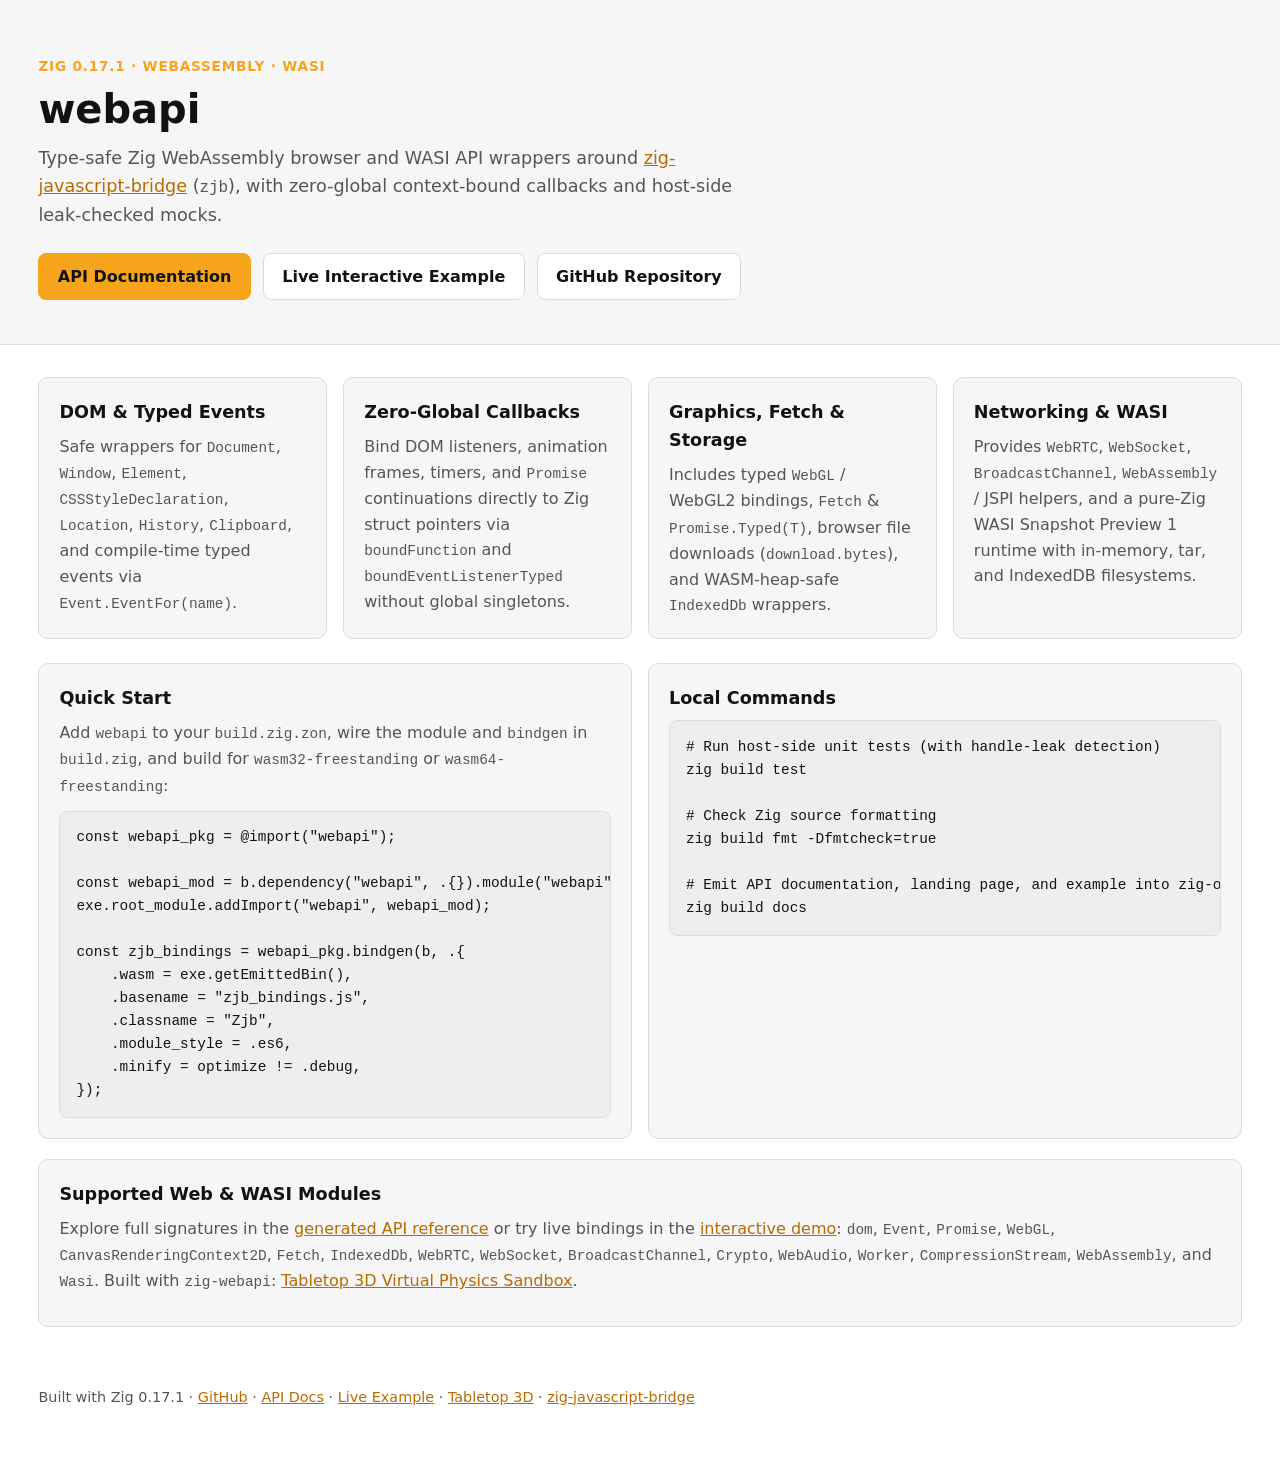
<file: site/index.html>
<!DOCTYPE html>
<html lang="en">
<head>
  <meta charset="utf-8">
  <meta name="viewport" content="width=device-width, initial-scale=1.0">
  <meta name="color-scheme" content="dark light">
  <meta name="theme-color" content="#121212" media="(prefers-color-scheme: dark)">
  <meta name="theme-color" content="#ffffff" media="(prefers-color-scheme: light)">
  <meta name="robots" content="index, follow">
  <meta name="author" content="Tobias Simetsreiter">
  <meta name="description" content="zig-webapi (webapi) provides type-safe Zig WebAssembly bindings for DOM, WebGL2, WebRTC, Fetch, IndexedDB, Web Workers, Web Audio, and WASI Snapshot Preview 1 with zero-global callbacks.">
  <meta name="keywords" content="zig webapi, zig-webapi, Zig WebAssembly, Zig DOM bindings, Zig WebGL, Zig WebRTC, Zig WASI, wasm32-freestanding, wasm64-freestanding, zig-javascript-bridge">
  <title>zig-webapi (webapi) — Type-Safe Zig WebAssembly Browser &amp; WASI Bindings</title>
  <link rel="canonical" href="https://dasimmet.github.io/zig-webapi/">
  <link rel="icon" type="image/svg+xml" href="favicon.svg">
  <meta property="og:type" content="website">
  <meta property="og:site_name" content="zig-webapi">
  <meta property="og:locale" content="en_US">
  <meta property="og:url" content="https://dasimmet.github.io/zig-webapi/">
  <meta property="og:title" content="zig-webapi — Type-Safe Zig WebAssembly Browser &amp; WASI Bindings">
  <meta property="og:description" content="Type-safe Zig WebAssembly wrappers for DOM, WebGL2, WebRTC, Fetch, IndexedDB, Workers, Audio, and WASI Preview 1 with context-bound callbacks and host leak-checked mocks.">
  <meta property="og:image" content="https://dasimmet.github.io/zig-webapi/og-image.png">
  <meta property="og:image:width" content="1200">
  <meta property="og:image:height" content="630">
  <meta property="og:image:alt" content="zig-webapi — Type-safe Zig WebAssembly Browser and WASI bindings">
  <meta name="twitter:card" content="summary_large_image">
  <meta name="twitter:title" content="zig-webapi — Type-Safe Zig WebAssembly Browser &amp; WASI Bindings">
  <meta name="twitter:description" content="Zig 0.17.1 WebAssembly browser &amp; WASI bindings for DOM, WebGL2, WebRTC, IndexedDB, Fetch, and Workers with host unit-test mocks.">
  <meta name="twitter:image" content="https://dasimmet.github.io/zig-webapi/og-image.png">
  <link rel="stylesheet" href="style.css">
  <script type="application/ld+json">
  {
    "@context": "https://schema.org",
    "@type": "SoftwareSourceCode",
    "name": "zig-webapi",
    "alternateName": "webapi",
    "url": "https://dasimmet.github.io/zig-webapi/",
    "codeRepository": "https://github.com/dasimmet/zig-webapi",
    "programmingLanguage": "Zig",
    "runtimePlatform": "WebAssembly (wasm32-freestanding, wasm64-freestanding)",
    "license": "https://opensource.org/licenses/MIT",
    "author": {
      "@type": "Person",
      "name": "Tobias Simetsreiter"
    },
    "description": "Type-safe Zig WebAssembly browser and WASI API wrappers around zig-javascript-bridge (zjb) with zero-global context-bound callbacks and host-side leak-checked mocks."
  }
  </script>
</head>
<body>
  <header class="hero">
    <div class="container">
      <p class="eyebrow">Zig 0.17.1 &middot; WebAssembly &middot; WASI</p>
      <h1>webapi</h1>
      <p class="lead">
        Type-safe Zig WebAssembly browser and WASI API wrappers around
        <a href="https://github.com/scottredig/zig-javascript-bridge" rel="noopener noreferrer">zig-javascript-bridge</a>
        (<code>zjb</code>), with zero-global context-bound callbacks and host-side leak-checked mocks.
      </p>
      <nav class="actions" aria-label="Primary actions">
        <a class="btn primary" href="./docs/">API Documentation</a>
        <a class="btn secondary" href="./example/">Live Interactive Example</a>
        <a class="btn secondary" href="https://github.com/dasimmet/zig-webapi" rel="noopener noreferrer">GitHub Repository</a>
      </nav>
    </div>
  </header>

  <main class="container">
    <section class="grid" aria-label="Core capabilities">
      <article class="card">
        <h2>DOM &amp; Typed Events</h2>
        <p>
          Safe wrappers for <code>Document</code>, <code>Window</code>, <code>Element</code>,
          <code>CSSStyleDeclaration</code>, <code>Location</code>, <code>History</code>,
          <code>Clipboard</code>, and compile-time typed events via
          <code>Event.EventFor(name)</code>.
        </p>
      </article>
      <article class="card">
        <h2>Zero-Global Callbacks</h2>
        <p>
          Bind DOM listeners, animation frames, timers, and <code>Promise</code>
          continuations directly to Zig struct pointers via <code>boundFunction</code>
          and <code>boundEventListenerTyped</code> without global singletons.
        </p>
      </article>
      <article class="card">
        <h2>Graphics, Fetch &amp; Storage</h2>
        <p>
          Includes typed <code>WebGL</code> / WebGL2 bindings, <code>Fetch</code> &amp;
          <code>Promise.Typed(T)</code>, browser file downloads (<code>download.bytes</code>),
          and WASM-heap-safe <code>IndexedDb</code> wrappers.
        </p>
      </article>
      <article class="card">
        <h2>Networking &amp; WASI</h2>
        <p>
          Provides <code>WebRTC</code>, <code>WebSocket</code>, <code>BroadcastChannel</code>,
          <code>WebAssembly</code> / JSPI helpers, and a pure-Zig WASI Snapshot Preview 1
          runtime with in-memory, tar, and IndexedDB filesystems.
        </p>
      </article>
    </section>

    <div class="panels-grid">
      <section class="panel">
        <h2>Quick Start</h2>
        <p>Add <code>webapi</code> to your <code>build.zig.zon</code>, wire the module and <code>bindgen</code> in <code>build.zig</code>, and build for <code>wasm32-freestanding</code> or <code>wasm64-freestanding</code>:</p>
<pre><code>const webapi_pkg = @import("webapi");

const webapi_mod = b.dependency("webapi", .{}).module("webapi");
exe.root_module.addImport("webapi", webapi_mod);

const zjb_bindings = webapi_pkg.bindgen(b, .{
    .wasm = exe.getEmittedBin(),
    .basename = "zjb_bindings.js",
    .classname = "Zjb",
    .module_style = .es6,
    .minify = optimize != .debug,
});</code></pre>
      </section>

      <section class="panel">
        <h2>Local Commands</h2>
<pre><code># Run host-side unit tests (with handle-leak detection)
zig build test

# Check Zig source formatting
zig build fmt -Dfmtcheck=true

# Emit API documentation, landing page, and example into zig-out/www/
zig build docs</code></pre>
      </section>
    </div>

    <section class="panel" aria-label="Supported Web APIs and Showcase">
      <h2>Supported Web &amp; WASI Modules</h2>
      <p>
        Explore full signatures in the <a href="./docs/">generated API reference</a> or try live bindings in the
        <a href="./example/">interactive demo</a>: <code>dom</code>, <code>Event</code>, <code>Promise</code>,
        <code>WebGL</code>, <code>CanvasRenderingContext2D</code>, <code>Fetch</code>, <code>IndexedDb</code>,
        <code>WebRTC</code>, <code>WebSocket</code>, <code>BroadcastChannel</code>, <code>Crypto</code>,
        <code>WebAudio</code>, <code>Worker</code>, <code>CompressionStream</code>, <code>WebAssembly</code>, and <code>Wasi</code>.
        Built with <code>zig-webapi</code>: <a href="https://dasimmet.codeberg.page/tabletop/" rel="noopener noreferrer">Tabletop 3D Virtual Physics Sandbox</a>.
      </p>
    </section>
  </main>

  <footer class="footer container">
    <p>
      Built with Zig 0.17.1 &middot;
      <a href="https://github.com/dasimmet/zig-webapi" rel="noopener noreferrer">GitHub</a> &middot;
      <a href="./docs/">API Docs</a> &middot;
      <a href="./example/">Live Example</a> &middot;
      <a href="https://dasimmet.codeberg.page/tabletop/" rel="noopener noreferrer">Tabletop 3D</a> &middot;
      <a href="https://github.com/scottredig/zig-javascript-bridge" rel="noopener noreferrer">zig-javascript-bridge</a>
    </p>
  </footer>
</body>
</html>
</file>
<file: site/style.css>
:root {
  color-scheme: dark light;
  font-family: system-ui, -apple-system, BlinkMacSystemFont, "Segoe UI", sans-serif;
  line-height: 1.6;
  --bg: #121212;
  --surface: #1b1b1b;
  --code-bg: #0b0b0b;
  --border: #2c2c2c;
  --text: #e6e6e6;
  --muted: #a6a6a6;
  --accent: #f7a41d;
  --accent-hover: #ffb43b;
  --accent-text: #121212;
  --link: #f7a41d;
}

@media (prefers-color-scheme: light) {
  :root {
    --bg: #ffffff;
    --surface: #f6f6f6;
    --code-bg: #eeeeee;
    --border: #dcdcdc;
    --text: #121212;
    --muted: #555555;
    --accent: #f7a41d;
    --accent-hover: #e5940c;
    --accent-text: #121212;
    --link: #b86b00;
  }
}

* {
  box-sizing: border-box;
}

body {
  margin: 0;
  background: var(--bg);
  color: var(--text);
}

a {
  color: var(--link);
}

code {
  font-family: ui-monospace, SFMono-Regular, Menlo, Monaco, Consolas, monospace;
  font-size: 0.9em;
}

.container {
  max-width: 1400px;
  margin: 0 auto;
  padding: 0 clamp(1rem, 3vw, 2.5rem);
}

.hero {
  border-bottom: 1px solid var(--border);
  background: var(--surface);
  padding: 3.5rem 0 2.75rem;
  margin-bottom: 2rem;
}

.eyebrow {
  margin: 0 0 0.5rem;
  font-size: 0.85rem;
  font-weight: 600;
  letter-spacing: 0.06em;
  text-transform: uppercase;
  color: var(--accent);
}

.hero h1 {
  margin: 0 0 0.75rem;
  font-size: 2.5rem;
  line-height: 1.15;
}

.lead {
  margin: 0 0 1.5rem;
  max-width: 65ch;
  font-size: 1.1rem;
  color: var(--muted);
}

.actions {
  display: flex;
  flex-wrap: wrap;
  gap: 0.75rem;
}

.btn {
  display: inline-block;
  padding: 0.6rem 1.15rem;
  border-radius: 8px;
  font-weight: 600;
  text-decoration: none;
  border: 1px solid var(--border);
}

.btn.primary {
  background: var(--accent);
  color: var(--accent-text);
  border-color: var(--accent);
}

.btn.primary:hover {
  background: var(--accent-hover);
  border-color: var(--accent-hover);
}

.btn.secondary {
  background: var(--bg);
  color: var(--text);
}

.btn.secondary:hover {
  border-color: var(--accent);
}

.grid {
  display: grid;
  grid-template-columns: repeat(auto-fit, minmax(min(100%, 260px), 1fr));
  gap: 1rem;
  margin-bottom: 1.5rem;
}

.panels-grid {
  display: grid;
  grid-template-columns: repeat(auto-fit, minmax(min(100%, 420px), 1fr));
  gap: 1rem;
  margin-bottom: 1.25rem;
}

.panels-grid .panel {
  margin-bottom: 0;
  min-width: 0;
}

.card,
.panel {
  background: var(--surface);
  border: 1px solid var(--border);
  border-radius: 10px;
  padding: 1.25rem;
  margin-bottom: 1.25rem;
}

.card {
  margin-bottom: 0;
}

.card h2,
.panel h2 {
  margin: 0 0 0.5rem;
  font-size: 1.1rem;
}

.card p,
.panel p {
  margin: 0 0 0.75rem;
  color: var(--muted);
}

.card p:last-child {
  margin-bottom: 0;
}

pre {
  margin: 0;
  padding: 0.9rem 1rem;
  background: var(--code-bg);
  border: 1px solid var(--border);
  border-radius: 8px;
  overflow-x: auto;
}

.footer {
  padding: 1.5rem clamp(1rem, 3vw, 2.5rem) 2.5rem;
  color: var(--muted);
  font-size: 0.9rem;
}

@media (max-width: 640px) {
  .hero {
    padding: 2.25rem 0 1.75rem;
    margin-bottom: 1.25rem;
  }

  .hero h1 {
    font-size: 2rem;
  }

  .lead {
    font-size: 1rem;
  }

  .btn {
    width: 100%;
    text-align: center;
  }
}
</file>
